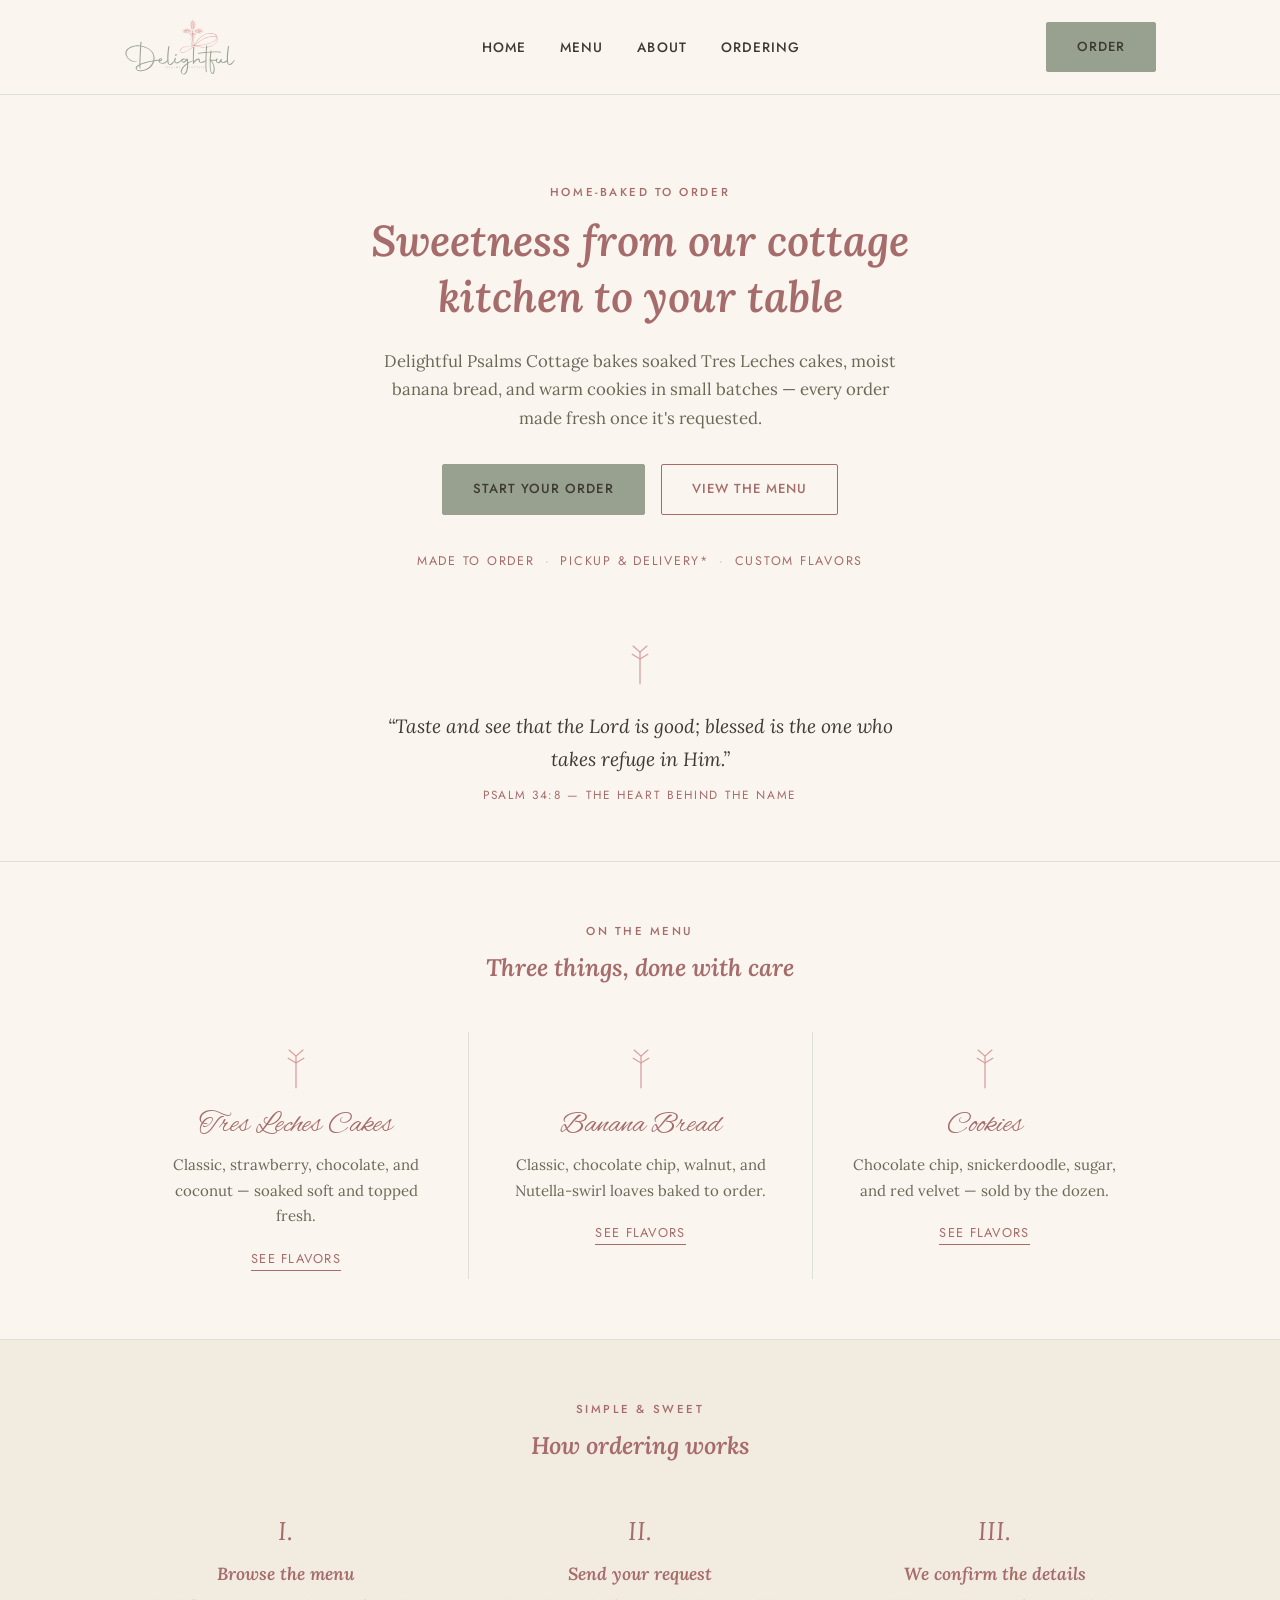
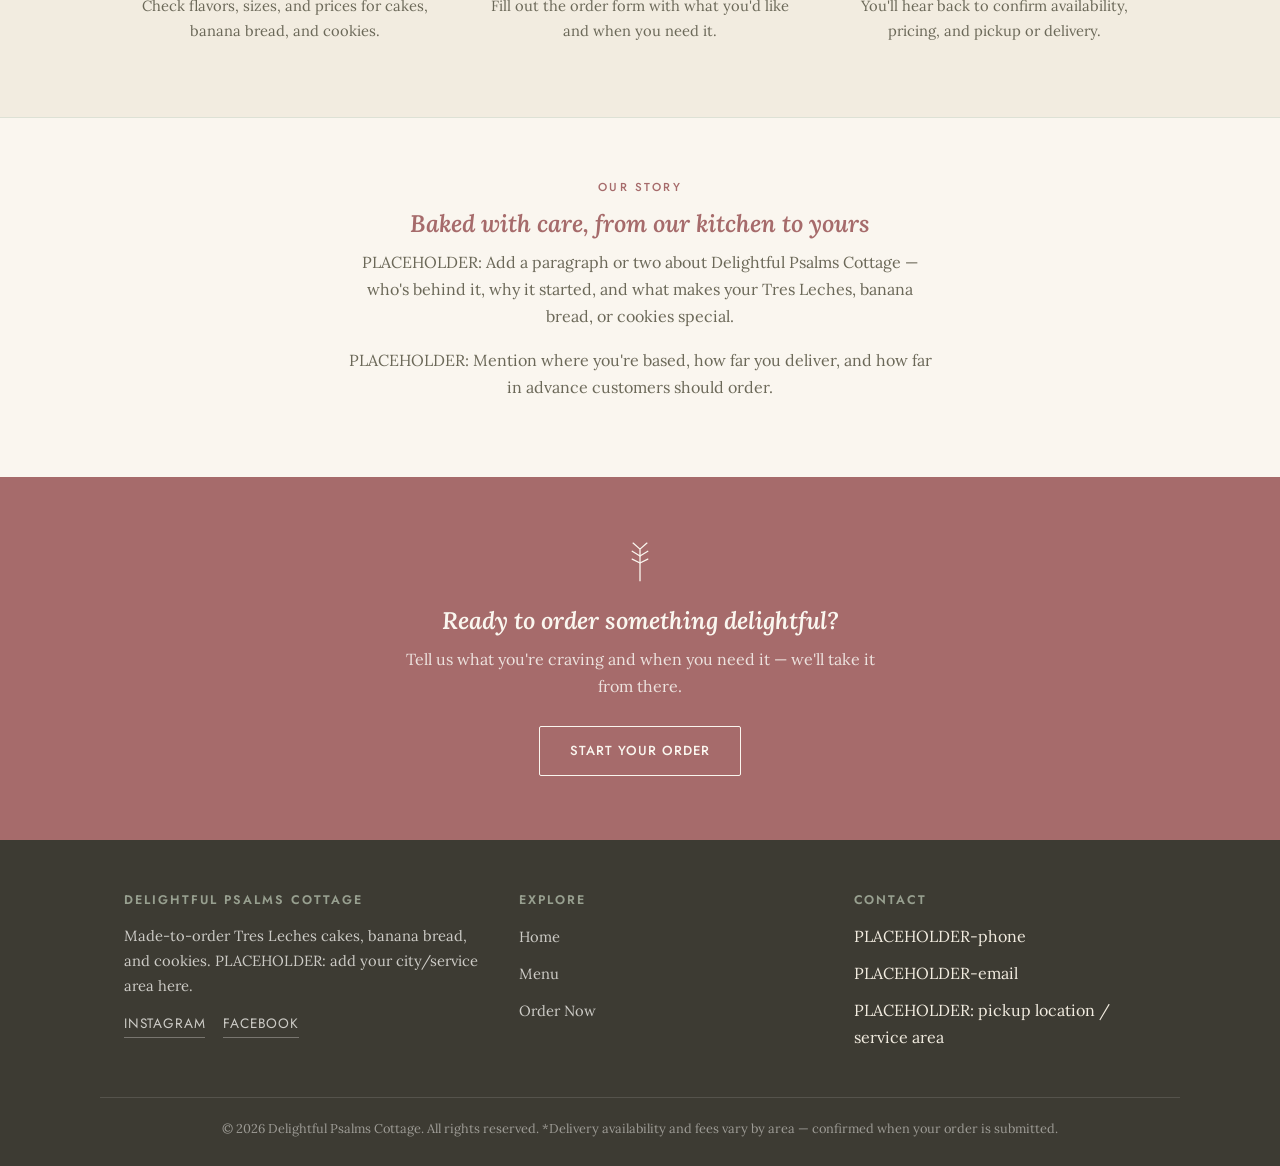
<file: index.html>
<!DOCTYPE html>
<html lang="en">
<head>
<meta charset="UTF-8">
<meta name="viewport" content="width=device-width, initial-scale=1.0">
<title>Delightful Psalms Cottage — Tres Leches, Banana Bread &amp; Cookies</title>
<meta name="description" content="Delightful Psalms Cottage bakes made-to-order Tres Leches cakes, banana bread, and cookies. Browse the menu and send an order request for pickup or delivery.">
<link rel="canonical" href="https://PLACEHOLDER-your-domain.com/">

<meta property="og:type" content="website">
<meta property="og:site_name" content="Delightful Psalms Cottage">
<meta property="og:title" content="Delightful Psalms Cottage — Tres Leches, Banana Bread & Cookies">
<meta property="og:description" content="Made-to-order Tres Leches cakes, banana bread, and cookies, baked from a home cottage kitchen.">
<meta property="og:url" content="https://PLACEHOLDER-your-domain.com/">

<link rel="preconnect" href="https://fonts.googleapis.com">
<link rel="preconnect" href="https://fonts.gstatic.com" crossorigin>
<link href="https://fonts.googleapis.com/css2?family=Alex+Brush&family=Lora:ital,wght@0,500;0,600;1,500;1,600&family=Jost:wght@400;500;600&display=swap" rel="stylesheet">
<link rel="stylesheet" href="styles.css">
<link rel="icon" type="image/svg+xml" href="favicon.svg">
<link rel="icon" type="image/png" href="favicon.png">
<link rel="apple-touch-icon" href="apple-touch-icon.png">

<script type="application/ld+json">
{
  "@context": "https://schema.org",
  "@type": "Bakery",
  "name": "Delightful Psalms Cottage",
  "description": "Made-to-order Tres Leches cakes, banana bread, and cookies.",
  "url": "https://PLACEHOLDER-your-domain.com/",
  "telephone": "PLACEHOLDER-phone",
  "address": {
    "@type": "PostalAddress",
    "addressLocality": "PLACEHOLDER-city",
    "addressRegion": "PLACEHOLDER-state"
  },
  "menu": "https://PLACEHOLDER-your-domain.com/menu.html"
}
</script>
</head>
<body>

<header class="site-header">
  <nav class="nav container">
    <a href="index.html" class="logo"><img src="assets/logo.svg" alt="Delightful Psalms Cottage" class="logo-img"></a>
    <ul class="nav-links">
      <li><a href="index.html">Home</a></li>
      <li><a href="menu.html">Menu</a></li>
      <li><a href="index.html#about">About</a></li>
      <li><a href="index.html#how-it-works">Ordering</a></li>
    </ul>
    <div class="nav-cta">
      <a href="order.html" class="btn btn-fill">Order</a>
      <button class="menu-toggle" aria-label="Toggle menu" aria-expanded="false">☰</button>
    </div>
  </nav>
</header>

<main>

  <!-- Hero -->
  <section class="hero">
    <div class="container">
      <span class="eyebrow">Home-Baked to Order</span>
      <h1>Sweetness from our cottage kitchen to your table</h1>
      <p class="lede">Delightful Psalms Cottage bakes soaked Tres Leches cakes, moist banana bread, and warm cookies in small batches — every order made fresh once it's requested.</p>
      <div class="hero-actions">
        <a href="order.html" class="btn btn-fill">Start Your Order</a>
        <a href="menu.html" class="btn">View the Menu</a>
      </div>
      <div class="hero-tags">
        <span>Made to Order</span>
        <span>Pickup &amp; Delivery*</span>
        <span>Custom Flavors</span>
      </div>
    </div>
  </section>

  <!-- Verse — the meaning behind the name -->
  <section class="verse-strip">
    <div class="container">
      <div class="wheat-divider">
        <svg class="wheat" viewBox="0 0 60 100" fill="none" xmlns="http://www.w3.org/2000/svg" aria-hidden="true">
          <line x1="30" y1="18" x2="30" y2="92" stroke="currentColor" stroke-width="3"/>
          <path d="M30 18 L14 4 M30 18 L46 4" stroke="currentColor" stroke-width="3" stroke-linecap="round"/>
          <path d="M30 34 L12 23 M30 34 L48 23" stroke="currentColor" stroke-width="3" stroke-linecap="round"/>
        </svg>
      </div>
      <p class="verse">&ldquo;Taste and see that the Lord is good; blessed is the one who takes refuge in Him.&rdquo;</p>
      <cite>Psalm 34:8 — the heart behind the name</cite>
    </div>
  </section>

  <hr class="rule">

  <!-- Menu preview -->
  <section id="menu-preview">
    <div class="container">
      <div class="section-heading">
        <span class="eyebrow">On the Menu</span>
        <h2>Three things, done with care</h2>
      </div>
      <div class="menu-grid">
        <a href="menu.html#tres-leches" class="menu-teaser">
          <div class="wheat-divider">
            <svg class="wheat" viewBox="0 0 60 100" fill="none" xmlns="http://www.w3.org/2000/svg" aria-hidden="true">
              <line x1="30" y1="18" x2="30" y2="92" stroke="currentColor" stroke-width="3"/>
              <path d="M30 18 L14 4 M30 18 L46 4" stroke="currentColor" stroke-width="3" stroke-linecap="round"/>
              <path d="M30 34 L12 23 M30 34 L48 23" stroke="currentColor" stroke-width="3" stroke-linecap="round"/>
            </svg>
          </div>
          <h3 class="script-heading">Tres Leches Cakes</h3>
          <p>Classic, strawberry, chocolate, and coconut — soaked soft and topped fresh.</p>
          <span class="card-link">See Flavors</span>
        </a>
        <a href="menu.html#banana-bread" class="menu-teaser">
          <div class="wheat-divider">
            <svg class="wheat" viewBox="0 0 60 100" fill="none" xmlns="http://www.w3.org/2000/svg" aria-hidden="true">
              <line x1="30" y1="18" x2="30" y2="92" stroke="currentColor" stroke-width="3"/>
              <path d="M30 18 L14 4 M30 18 L46 4" stroke="currentColor" stroke-width="3" stroke-linecap="round"/>
              <path d="M30 34 L12 23 M30 34 L48 23" stroke="currentColor" stroke-width="3" stroke-linecap="round"/>
            </svg>
          </div>
          <h3 class="script-heading">Banana Bread</h3>
          <p>Classic, chocolate chip, walnut, and Nutella-swirl loaves baked to order.</p>
          <span class="card-link">See Flavors</span>
        </a>
        <a href="menu.html#cookies" class="menu-teaser">
          <div class="wheat-divider">
            <svg class="wheat" viewBox="0 0 60 100" fill="none" xmlns="http://www.w3.org/2000/svg" aria-hidden="true">
              <line x1="30" y1="18" x2="30" y2="92" stroke="currentColor" stroke-width="3"/>
              <path d="M30 18 L14 4 M30 18 L46 4" stroke="currentColor" stroke-width="3" stroke-linecap="round"/>
              <path d="M30 34 L12 23 M30 34 L48 23" stroke="currentColor" stroke-width="3" stroke-linecap="round"/>
            </svg>
          </div>
          <h3 class="script-heading">Cookies</h3>
          <p>Chocolate chip, snickerdoodle, sugar, and red velvet — sold by the dozen.</p>
          <span class="card-link">See Flavors</span>
        </a>
      </div>
    </div>
  </section>

  <!-- How ordering works -->
  <section id="how-it-works" class="section-alt">
    <div class="container">
      <div class="section-heading">
        <span class="eyebrow">Simple &amp; Sweet</span>
        <h2>How ordering works</h2>
      </div>
      <div class="steps">
        <div class="step">
          <div class="step-number">I.</div>
          <h4>Browse the menu</h4>
          <p>Check flavors, sizes, and prices for cakes, banana bread, and cookies.</p>
        </div>
        <div class="step">
          <div class="step-number">II.</div>
          <h4>Send your request</h4>
          <p>Fill out the order form with what you'd like and when you need it.</p>
        </div>
        <div class="step">
          <div class="step-number">III.</div>
          <h4>We confirm the details</h4>
          <p>You'll hear back to confirm availability, pricing, and pickup or delivery.</p>
        </div>
      </div>
    </div>
  </section>

  <!-- About -->
  <section id="about">
    <div class="container about">
      <span class="eyebrow">Our Story</span>
      <h2>Baked with care, from our kitchen to yours</h2>
      <p>PLACEHOLDER: Add a paragraph or two about Delightful Psalms Cottage — who's behind it, why it started, and what makes your Tres Leches, banana bread, or cookies special.</p>
      <p>PLACEHOLDER: Mention where you're based, how far you deliver, and how far in advance customers should order.</p>
    </div>
  </section>

</main>

<div class="cta-band">
  <svg class="wheat" viewBox="0 0 60 100" fill="none" xmlns="http://www.w3.org/2000/svg" aria-hidden="true" style="margin:0 auto 20px;">
    <line x1="30" y1="18" x2="30" y2="92" stroke="currentColor" stroke-width="3"/>
    <path d="M30 18 L14 4 M30 18 L46 4" stroke="currentColor" stroke-width="3" stroke-linecap="round"/>
    <path d="M30 34 L12 23 M30 34 L48 23" stroke="currentColor" stroke-width="3" stroke-linecap="round"/>
    <path d="M30 50 L12 41 M30 50 L48 41" stroke="currentColor" stroke-width="3" stroke-linecap="round"/>
  </svg>
  <h2>Ready to order something delightful?</h2>
  <p>Tell us what you're craving and when you need it — we'll take it from there.</p>
  <a href="order.html" class="btn">Start Your Order</a>
</div>

<footer class="site-footer">
  <div class="container footer-grid">
    <div>
      <h4 class="footer-brand">Delightful Psalms Cottage</h4>
      <p>Made-to-order Tres Leches cakes, banana bread, and cookies. PLACEHOLDER: add your city/service area here.</p>
      <div class="social-row">
        <a href="https://www.instagram.com/delightfulpsalmscottage/">Instagram</a>
        <a href="https://facebook.com/PLACEHOLDER">Facebook</a>
      </div>
    </div>
    <div>
      <h4>Explore</h4>
      <ul>
        <li><a href="index.html">Home</a></li>
        <li><a href="menu.html">Menu</a></li>
        <li><a href="order.html">Order Now</a></li>
      </ul>
    </div>
    <div>
      <h4>Contact</h4>
      <ul>
        <li>PLACEHOLDER-phone</li>
        <li>PLACEHOLDER-email</li>
        <li>PLACEHOLDER: pickup location / service area</li>
      </ul>
    </div>
  </div>
  <div class="container footer-bottom">
    &copy; <span id="year"></span> Delightful Psalms Cottage. All rights reserved. *Delivery availability and fees vary by area — confirmed when your order is submitted.
  </div>
</footer>

<script src="script.js"></script>
<script>document.getElementById('year').textContent = new Date().getFullYear();</script>
</body>
</html>
</file>
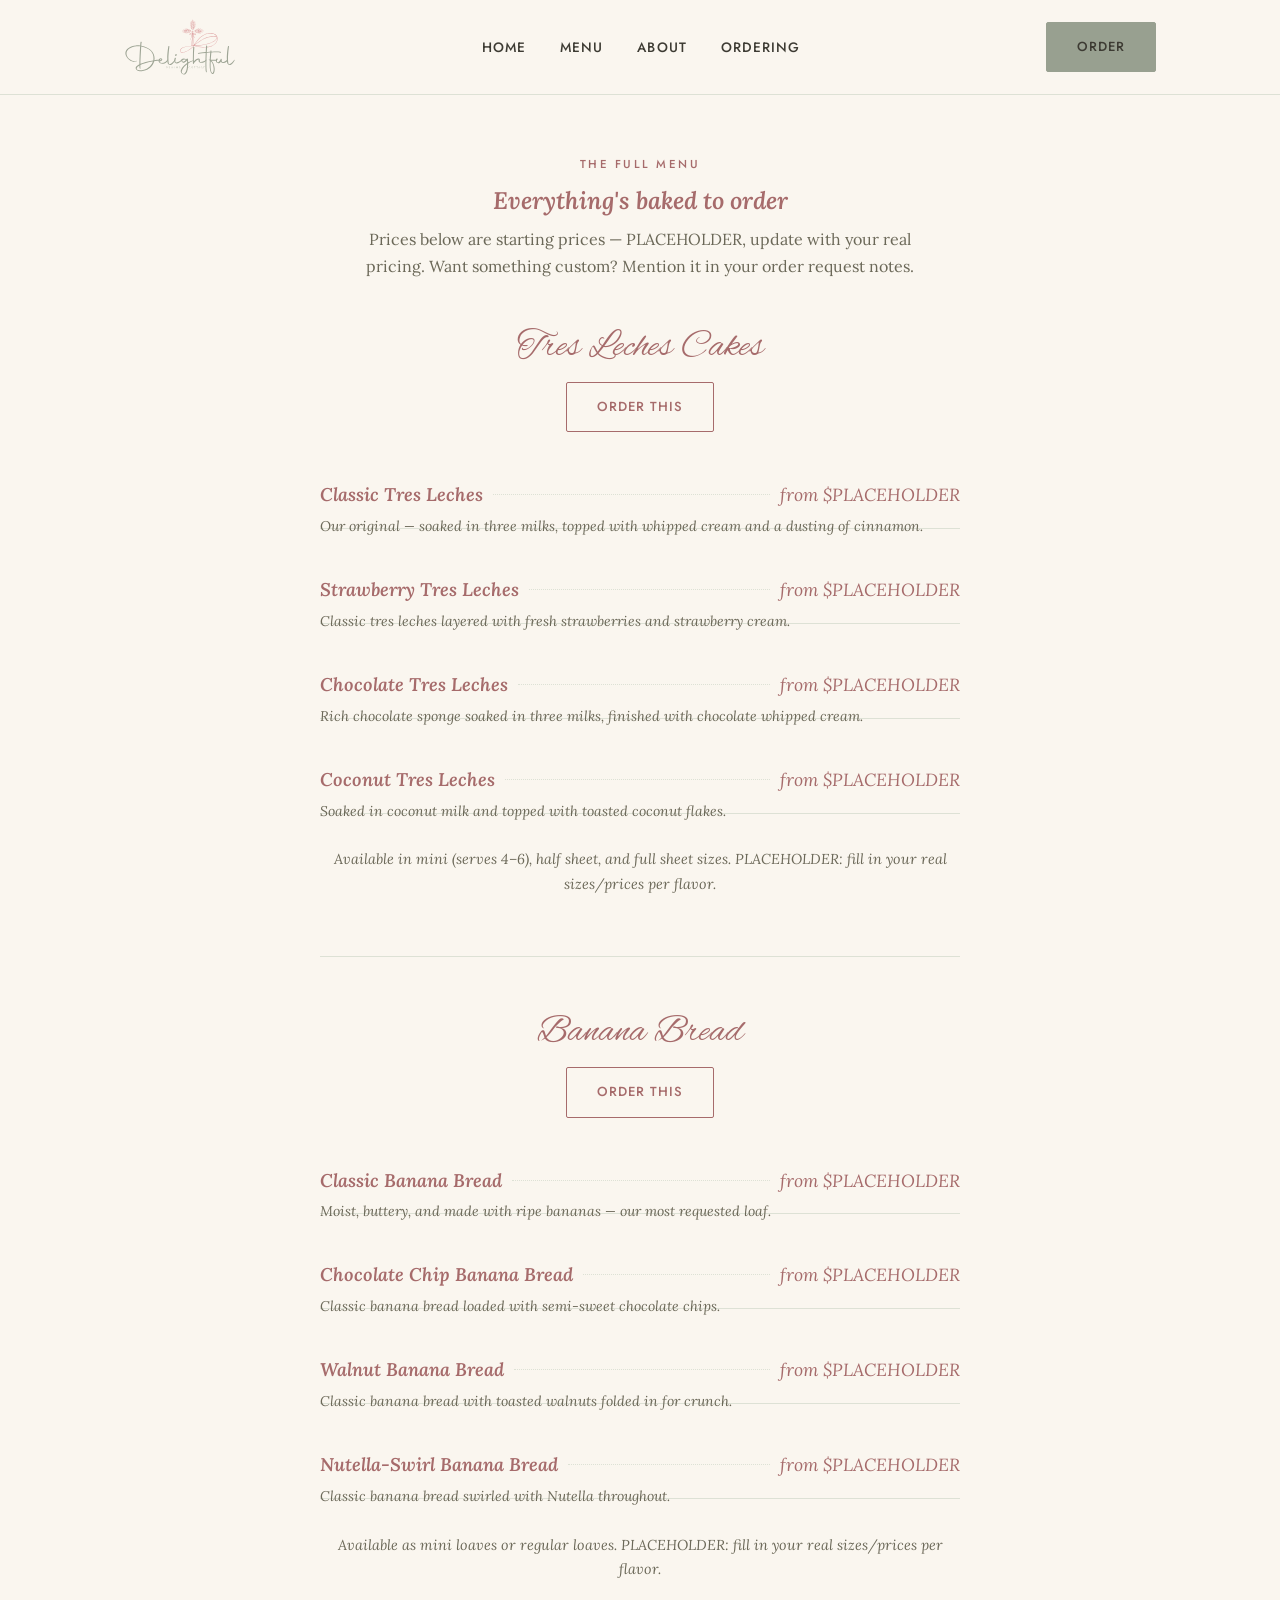
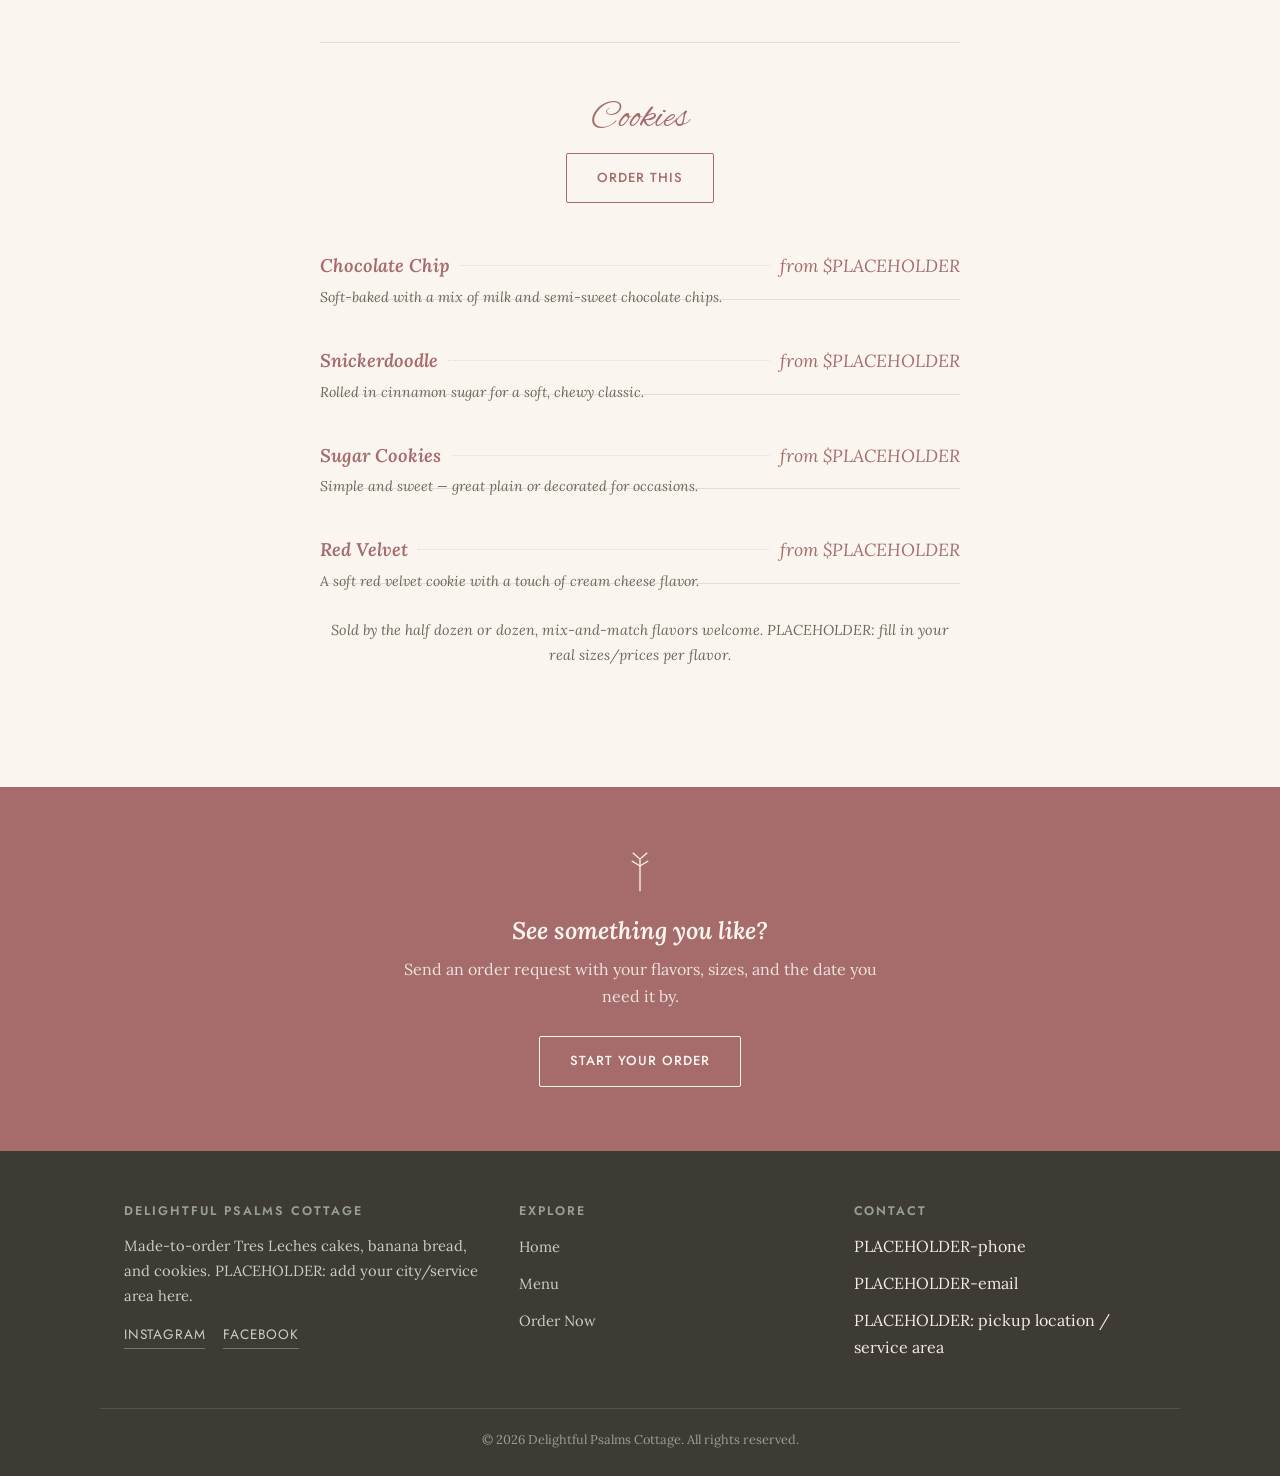
<file: menu.html>
<!DOCTYPE html>
<html lang="en">
<head>
<meta charset="UTF-8">
<meta name="viewport" content="width=device-width, initial-scale=1.0">
<title>Menu — Delightful Psalms Cottage</title>
<meta name="description" content="Browse Tres Leches cake flavors and sizes, banana bread loaves, and cookie dozens from Delightful Psalms Cottage — then send an order request.">
<link rel="canonical" href="https://PLACEHOLDER-your-domain.com/menu.html">
<link rel="preconnect" href="https://fonts.googleapis.com">
<link rel="preconnect" href="https://fonts.gstatic.com" crossorigin>
<link href="https://fonts.googleapis.com/css2?family=Alex+Brush&family=Lora:ital,wght@0,500;0,600;1,500;1,600&family=Jost:wght@400;500;600&display=swap" rel="stylesheet">
<link rel="stylesheet" href="styles.css">
<link rel="icon" type="image/svg+xml" href="favicon.svg">
<link rel="icon" type="image/png" href="favicon.png">
<link rel="apple-touch-icon" href="apple-touch-icon.png">
</head>
<body>

<header class="site-header">
  <nav class="nav container">
    <a href="index.html" class="logo"><img src="assets/logo.svg" alt="Delightful Psalms Cottage" class="logo-img"></a>
    <ul class="nav-links">
      <li><a href="index.html">Home</a></li>
      <li><a href="menu.html">Menu</a></li>
      <li><a href="index.html#about">About</a></li>
      <li><a href="index.html#how-it-works">Ordering</a></li>
    </ul>
    <div class="nav-cta">
      <a href="order.html" class="btn btn-fill">Order</a>
      <button class="menu-toggle" aria-label="Toggle menu" aria-expanded="false">☰</button>
    </div>
  </nav>
</header>

<main>
  <section>
    <div class="container">
      <div class="section-heading">
        <span class="eyebrow">The Full Menu</span>
        <h1>Everything's baked to order</h1>
        <p>Prices below are starting prices — PLACEHOLDER, update with your real pricing. Want something custom? Mention it in your order request notes.</p>
      </div>

      <!-- Tres Leches Cakes -->
      <div id="tres-leches" class="menu-section">
        <div class="menu-section-head">
          <h2 class="script-heading">Tres Leches Cakes</h2>
        </div>
        <div class="menu-section-order">
          <a href="order.html?item=Tres%20Leches%20Cakes" class="btn">Order This</a>
        </div>
        <div class="menu-list">
          <div class="menu-line">
            <div class="name-wrap"><h4>Classic Tres Leches</h4></div>
            <div class="leader"></div>
            <div class="price">from $PLACEHOLDER</div>
          </div>
          <div class="menu-line-desc">Our original — soaked in three milks, topped with whipped cream and a dusting of cinnamon.</div>

          <div class="menu-line">
            <div class="name-wrap"><h4>Strawberry Tres Leches</h4></div>
            <div class="leader"></div>
            <div class="price">from $PLACEHOLDER</div>
          </div>
          <div class="menu-line-desc">Classic tres leches layered with fresh strawberries and strawberry cream.</div>

          <div class="menu-line">
            <div class="name-wrap"><h4>Chocolate Tres Leches</h4></div>
            <div class="leader"></div>
            <div class="price">from $PLACEHOLDER</div>
          </div>
          <div class="menu-line-desc">Rich chocolate sponge soaked in three milks, finished with chocolate whipped cream.</div>

          <div class="menu-line">
            <div class="name-wrap"><h4>Coconut Tres Leches</h4></div>
            <div class="leader"></div>
            <div class="price">from $PLACEHOLDER</div>
          </div>
          <div class="menu-line-desc">Soaked in coconut milk and topped with toasted coconut flakes.</div>
        </div>
        <p class="menu-note">Available in mini (serves 4–6), half sheet, and full sheet sizes. PLACEHOLDER: fill in your real sizes/prices per flavor.</p>
      </div>

      <hr class="rule" style="max-width:640px;margin:0 auto 56px;">

      <!-- Banana Bread -->
      <div id="banana-bread" class="menu-section">
        <div class="menu-section-head">
          <h2 class="script-heading">Banana Bread</h2>
        </div>
        <div class="menu-section-order">
          <a href="order.html?item=Banana%20Bread" class="btn">Order This</a>
        </div>
        <div class="menu-list">
          <div class="menu-line">
            <div class="name-wrap"><h4>Classic Banana Bread</h4></div>
            <div class="leader"></div>
            <div class="price">from $PLACEHOLDER</div>
          </div>
          <div class="menu-line-desc">Moist, buttery, and made with ripe bananas — our most requested loaf.</div>

          <div class="menu-line">
            <div class="name-wrap"><h4>Chocolate Chip Banana Bread</h4></div>
            <div class="leader"></div>
            <div class="price">from $PLACEHOLDER</div>
          </div>
          <div class="menu-line-desc">Classic banana bread loaded with semi-sweet chocolate chips.</div>

          <div class="menu-line">
            <div class="name-wrap"><h4>Walnut Banana Bread</h4></div>
            <div class="leader"></div>
            <div class="price">from $PLACEHOLDER</div>
          </div>
          <div class="menu-line-desc">Classic banana bread with toasted walnuts folded in for crunch.</div>

          <div class="menu-line">
            <div class="name-wrap"><h4>Nutella-Swirl Banana Bread</h4></div>
            <div class="leader"></div>
            <div class="price">from $PLACEHOLDER</div>
          </div>
          <div class="menu-line-desc">Classic banana bread swirled with Nutella throughout.</div>
        </div>
        <p class="menu-note">Available as mini loaves or regular loaves. PLACEHOLDER: fill in your real sizes/prices per flavor.</p>
      </div>

      <hr class="rule" style="max-width:640px;margin:0 auto 56px;">

      <!-- Cookies -->
      <div id="cookies" class="menu-section">
        <div class="menu-section-head">
          <h2 class="script-heading">Cookies</h2>
        </div>
        <div class="menu-section-order">
          <a href="order.html?item=Cookies" class="btn">Order This</a>
        </div>
        <div class="menu-list">
          <div class="menu-line">
            <div class="name-wrap"><h4>Chocolate Chip</h4></div>
            <div class="leader"></div>
            <div class="price">from $PLACEHOLDER</div>
          </div>
          <div class="menu-line-desc">Soft-baked with a mix of milk and semi-sweet chocolate chips.</div>

          <div class="menu-line">
            <div class="name-wrap"><h4>Snickerdoodle</h4></div>
            <div class="leader"></div>
            <div class="price">from $PLACEHOLDER</div>
          </div>
          <div class="menu-line-desc">Rolled in cinnamon sugar for a soft, chewy classic.</div>

          <div class="menu-line">
            <div class="name-wrap"><h4>Sugar Cookies</h4></div>
            <div class="leader"></div>
            <div class="price">from $PLACEHOLDER</div>
          </div>
          <div class="menu-line-desc">Simple and sweet — great plain or decorated for occasions.</div>

          <div class="menu-line">
            <div class="name-wrap"><h4>Red Velvet</h4></div>
            <div class="leader"></div>
            <div class="price">from $PLACEHOLDER</div>
          </div>
          <div class="menu-line-desc">A soft red velvet cookie with a touch of cream cheese flavor.</div>
        </div>
        <p class="menu-note">Sold by the half dozen or dozen, mix-and-match flavors welcome. PLACEHOLDER: fill in your real sizes/prices per flavor.</p>
      </div>
    </div>
  </section>
</main>

<div class="cta-band">
  <svg class="wheat" viewBox="0 0 60 100" fill="none" xmlns="http://www.w3.org/2000/svg" aria-hidden="true" style="margin:0 auto 20px;">
    <line x1="30" y1="18" x2="30" y2="92" stroke="currentColor" stroke-width="3"/>
    <path d="M30 18 L14 4 M30 18 L46 4" stroke="currentColor" stroke-width="3" stroke-linecap="round"/>
    <path d="M30 34 L12 23 M30 34 L48 23" stroke="currentColor" stroke-width="3" stroke-linecap="round"/>
  </svg>
  <h2>See something you like?</h2>
  <p>Send an order request with your flavors, sizes, and the date you need it by.</p>
  <a href="order.html" class="btn">Start Your Order</a>
</div>

<footer class="site-footer">
  <div class="container footer-grid">
    <div>
      <h4 class="footer-brand">Delightful Psalms Cottage</h4>
      <p>Made-to-order Tres Leches cakes, banana bread, and cookies. PLACEHOLDER: add your city/service area here.</p>
      <div class="social-row">
        <a href="https://www.instagram.com/delightfulpsalmscottage/">Instagram</a>
        <a href="https://facebook.com/PLACEHOLDER">Facebook</a>
      </div>
    </div>
    <div>
      <h4>Explore</h4>
      <ul>
        <li><a href="index.html">Home</a></li>
        <li><a href="menu.html">Menu</a></li>
        <li><a href="order.html">Order Now</a></li>
      </ul>
    </div>
    <div>
      <h4>Contact</h4>
      <ul>
        <li>PLACEHOLDER-phone</li>
        <li>PLACEHOLDER-email</li>
        <li>PLACEHOLDER: pickup location / service area</li>
      </ul>
    </div>
  </div>
  <div class="container footer-bottom">
    &copy; <span id="year"></span> Delightful Psalms Cottage. All rights reserved.
  </div>
</footer>

<script src="script.js"></script>
<script>document.getElementById('year').textContent = new Date().getFullYear();</script>
</body>
</html>
</file>
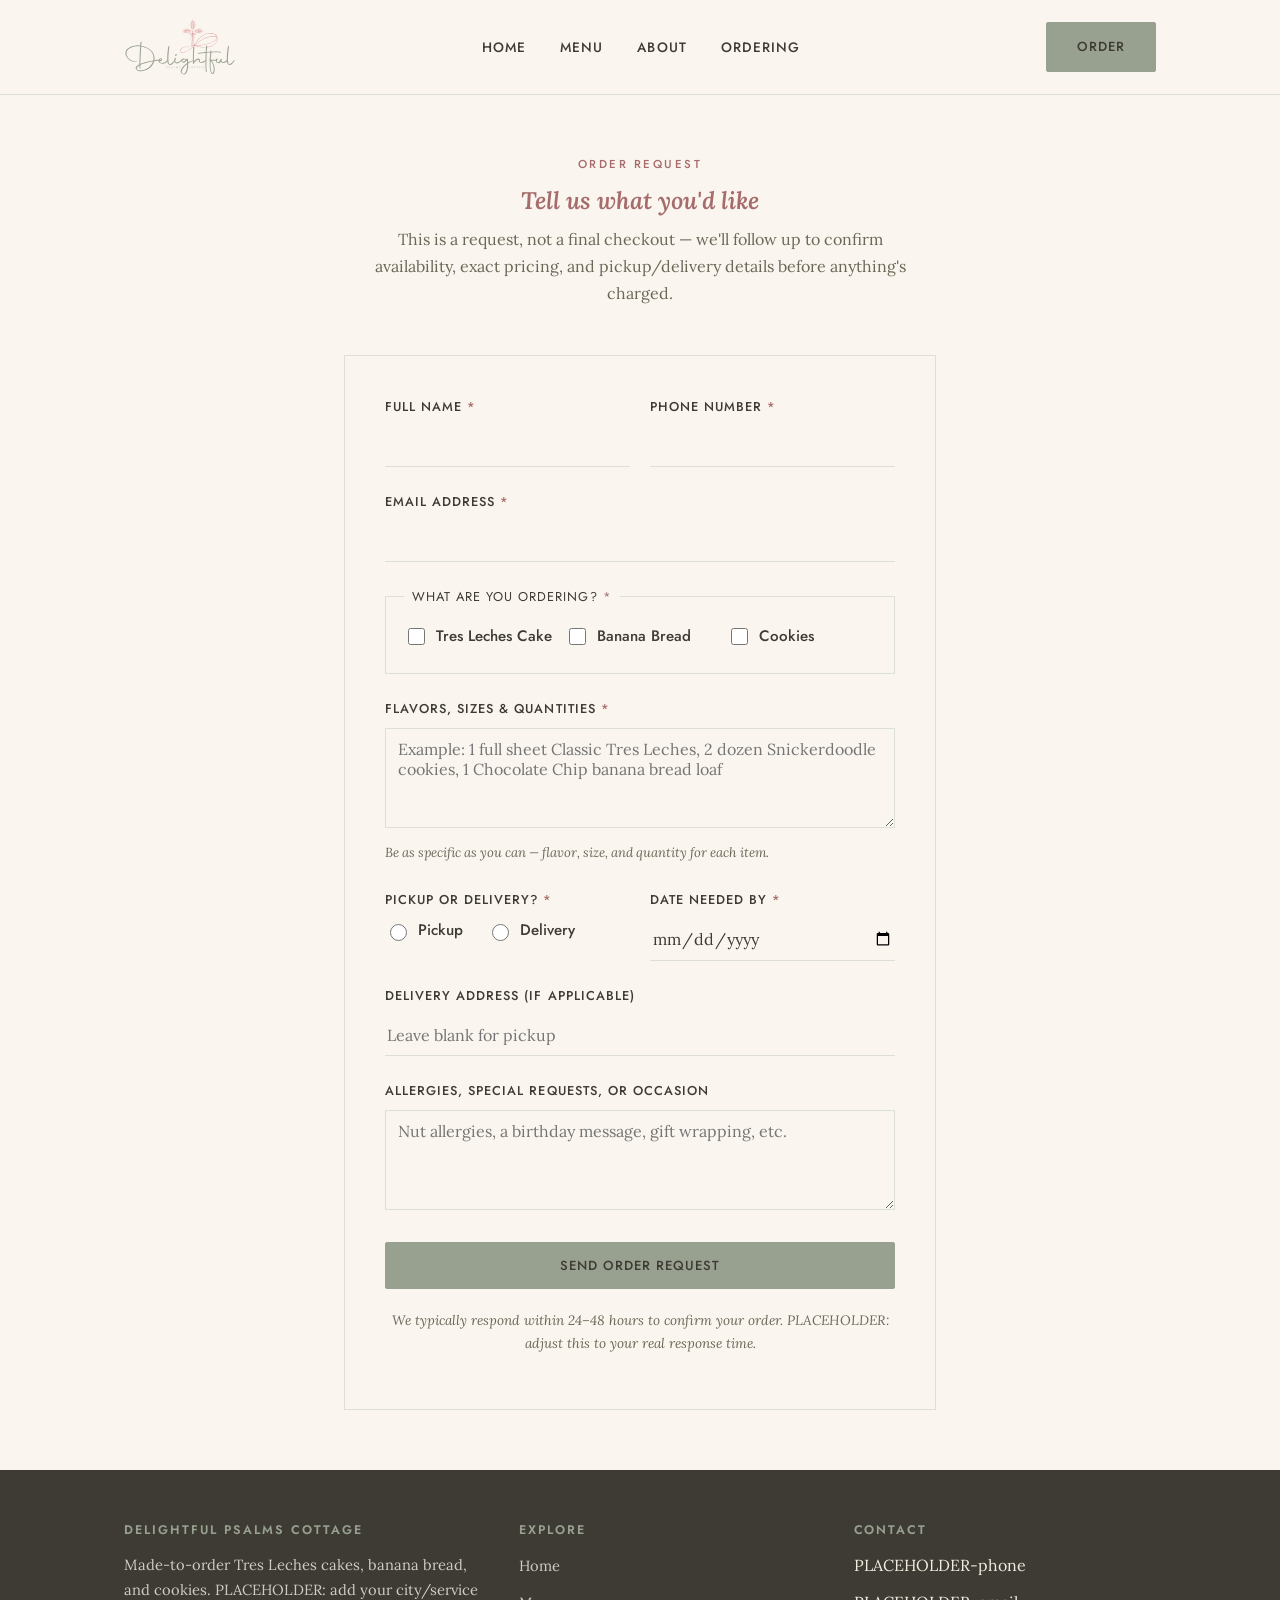
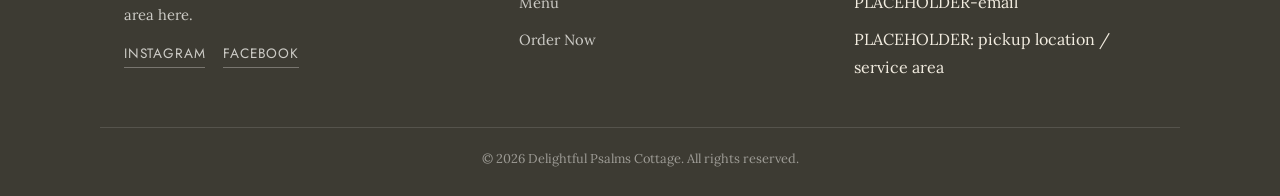
<file: order.html>
<!DOCTYPE html>
<html lang="en">
<head>
<meta charset="UTF-8">
<meta name="viewport" content="width=device-width, initial-scale=1.0">
<title>Order Now — Delightful Psalms Cottage</title>
<meta name="description" content="Send an order request to Delightful Psalms Cottage for Tres Leches cake, banana bread, or cookies — pickup or delivery.">
<link rel="canonical" href="https://PLACEHOLDER-your-domain.com/order.html">
<link rel="preconnect" href="https://fonts.googleapis.com">
<link rel="preconnect" href="https://fonts.gstatic.com" crossorigin>
<link href="https://fonts.googleapis.com/css2?family=Alex+Brush&family=Lora:ital,wght@0,500;0,600;1,500;1,600&family=Jost:wght@400;500;600&display=swap" rel="stylesheet">
<link rel="stylesheet" href="styles.css">
<link rel="icon" type="image/svg+xml" href="favicon.svg">
<link rel="icon" type="image/png" href="favicon.png">
<link rel="apple-touch-icon" href="apple-touch-icon.png">
</head>
<body>

<header class="site-header">
  <nav class="nav container">
    <a href="index.html" class="logo"><img src="assets/logo.svg" alt="Delightful Psalms Cottage" class="logo-img"></a>
    <ul class="nav-links">
      <li><a href="index.html">Home</a></li>
      <li><a href="menu.html">Menu</a></li>
      <li><a href="index.html#about">About</a></li>
      <li><a href="index.html#how-it-works">Ordering</a></li>
    </ul>
    <div class="nav-cta">
      <a href="order.html" class="btn btn-fill">Order</a>
      <button class="menu-toggle" aria-label="Toggle menu" aria-expanded="false">☰</button>
    </div>
  </nav>
</header>

<main>
  <section>
    <div class="container order-wrap">
      <div class="section-heading">
        <span class="eyebrow">Order Request</span>
        <h1>Tell us what you'd like</h1>
        <p>This is a request, not a final checkout — we'll follow up to confirm availability, exact pricing, and pickup/delivery details before anything's charged.</p>
      </div>

      <div class="form-card">
        <form name="order-request" method="POST" data-netlify="true" netlify-honeypot="bot-field" action="thank-you.html">
          <input type="hidden" name="form-name" value="order-request">
          <p class="hp-field">
            <label>Don't fill this out if you're human: <input name="bot-field"></label>
          </p>

          <div class="form-row">
            <div class="form-group">
              <label for="name">Full Name <span class="required">*</span></label>
              <input type="text" id="name" name="name" required>
            </div>
            <div class="form-group">
              <label for="phone">Phone Number <span class="required">*</span></label>
              <input type="tel" id="phone" name="phone" required>
            </div>
          </div>

          <div class="form-group">
            <label for="email">Email Address <span class="required">*</span></label>
            <input type="email" id="email" name="email" required>
          </div>

          <div class="form-group">
            <fieldset>
              <legend>What are you ordering? <span class="required">*</span></legend>
              <div class="checkbox-grid">
                <label class="checkbox-item">
                  <input type="checkbox" name="items[]" value="Tres Leches Cakes"> Tres Leches Cake
                </label>
                <label class="checkbox-item">
                  <input type="checkbox" name="items[]" value="Banana Bread"> Banana Bread
                </label>
                <label class="checkbox-item">
                  <input type="checkbox" name="items[]" value="Cookies"> Cookies
                </label>
              </div>
            </fieldset>
          </div>

          <div class="form-group">
            <label for="order-details">Flavors, Sizes &amp; Quantities <span class="required">*</span></label>
            <textarea id="order-details" name="order-details" required placeholder="Example: 1 full sheet Classic Tres Leches, 2 dozen Snickerdoodle cookies, 1 Chocolate Chip banana bread loaf"></textarea>
            <p class="hint">Be as specific as you can — flavor, size, and quantity for each item.</p>
          </div>

          <div class="form-row">
            <div class="form-group">
              <label>Pickup or Delivery? <span class="required">*</span></label>
              <div class="radio-row">
                <label><input type="radio" name="fulfillment" value="Pickup" required> Pickup</label>
                <label><input type="radio" name="fulfillment" value="Delivery" required> Delivery</label>
              </div>
            </div>
            <div class="form-group">
              <label for="needed-by">Date Needed By <span class="required">*</span></label>
              <input type="date" id="needed-by" name="needed-by" required>
            </div>
          </div>

          <div class="form-group">
            <label for="address">Delivery Address (if applicable)</label>
            <input type="text" id="address" name="address" placeholder="Leave blank for pickup">
          </div>

          <div class="form-group">
            <label for="notes">Allergies, Special Requests, or Occasion</label>
            <textarea id="notes" name="notes" placeholder="Nut allergies, a birthday message, gift wrapping, etc."></textarea>
          </div>

          <button type="submit" class="btn btn-fill btn-block">Send Order Request</button>
          <p class="form-footer-note">We typically respond within 24–48 hours to confirm your order. PLACEHOLDER: adjust this to your real response time.</p>
        </form>
      </div>
    </div>
  </section>
</main>

<footer class="site-footer">
  <div class="container footer-grid">
    <div>
      <h4 class="footer-brand">Delightful Psalms Cottage</h4>
      <p>Made-to-order Tres Leches cakes, banana bread, and cookies. PLACEHOLDER: add your city/service area here.</p>
      <div class="social-row">
        <a href="https://www.instagram.com/delightfulpsalmscottage/">Instagram</a>
        <a href="https://facebook.com/PLACEHOLDER">Facebook</a>
      </div>
    </div>
    <div>
      <h4>Explore</h4>
      <ul>
        <li><a href="index.html">Home</a></li>
        <li><a href="menu.html">Menu</a></li>
        <li><a href="order.html">Order Now</a></li>
      </ul>
    </div>
    <div>
      <h4>Contact</h4>
      <ul>
        <li>PLACEHOLDER-phone</li>
        <li>PLACEHOLDER-email</li>
        <li>PLACEHOLDER: pickup location / service area</li>
      </ul>
    </div>
  </div>
  <div class="container footer-bottom">
    &copy; <span id="year"></span> Delightful Psalms Cottage. All rights reserved.
  </div>
</footer>

<script src="script.js"></script>
<script>document.getElementById('year').textContent = new Date().getFullYear();</script>
</body>
</html>
</file>
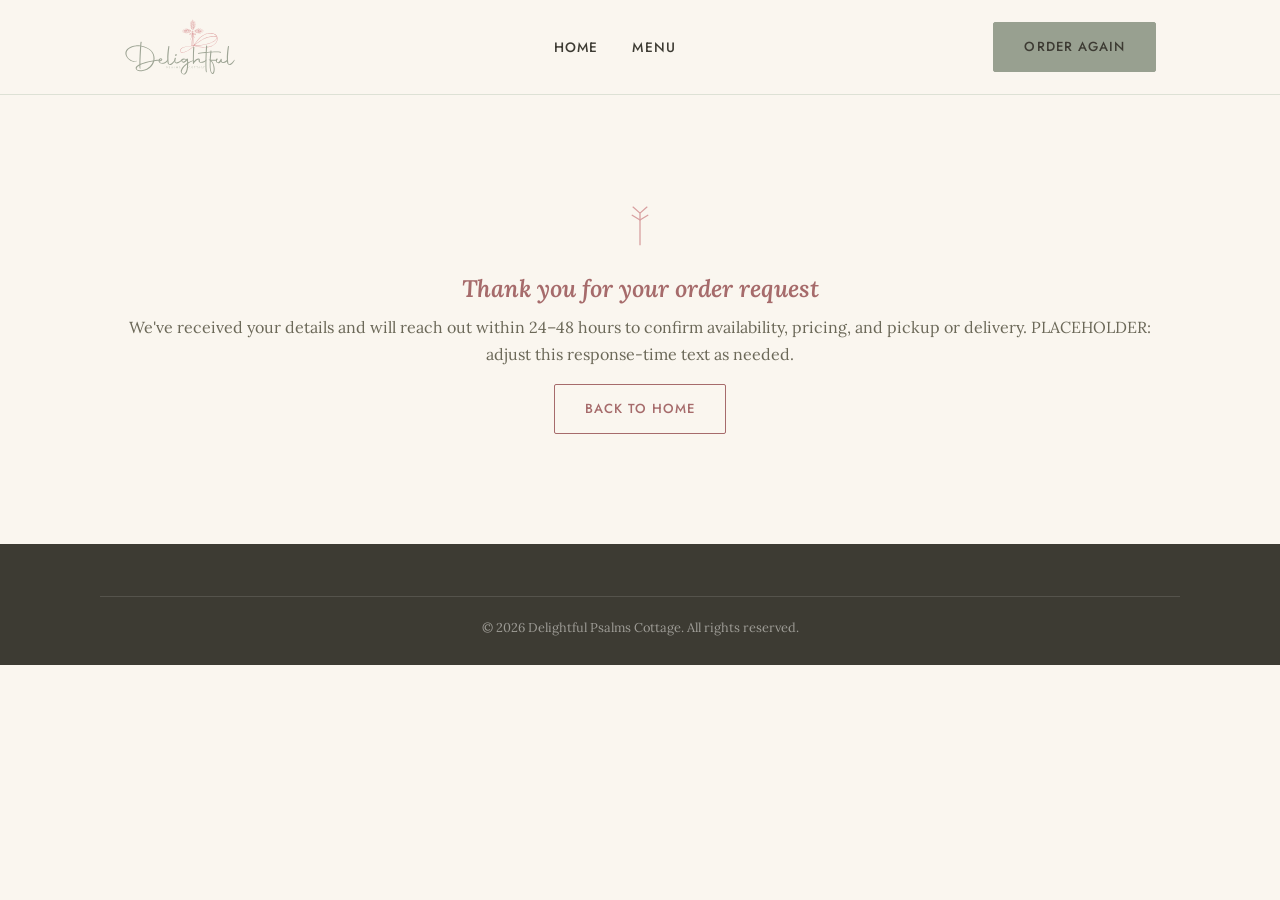
<file: thank-you.html>
<!DOCTYPE html>
<html lang="en">
<head>
<meta charset="UTF-8">
<meta name="viewport" content="width=device-width, initial-scale=1.0">
<title>Order Received — Delightful Psalms Cottage</title>
<meta name="robots" content="noindex">
<link rel="preconnect" href="https://fonts.googleapis.com">
<link rel="preconnect" href="https://fonts.gstatic.com" crossorigin>
<link href="https://fonts.googleapis.com/css2?family=Alex+Brush&family=Lora:ital,wght@0,500;0,600;1,500;1,600&family=Jost:wght@400;500;600&display=swap" rel="stylesheet">
<link rel="stylesheet" href="styles.css">
<link rel="icon" type="image/svg+xml" href="favicon.svg">
<link rel="icon" type="image/png" href="favicon.png">
<link rel="apple-touch-icon" href="apple-touch-icon.png">
</head>
<body>

<header class="site-header">
  <nav class="nav container">
    <a href="index.html" class="logo"><img src="assets/logo.svg" alt="Delightful Psalms Cottage" class="logo-img"></a>
    <ul class="nav-links">
      <li><a href="index.html">Home</a></li>
      <li><a href="menu.html">Menu</a></li>
    </ul>
    <div class="nav-cta">
      <a href="order.html" class="btn btn-fill">Order Again</a>
    </div>
  </nav>
</header>

<main>
  <section class="thankyou">
    <div class="container">
      <svg class="wheat" viewBox="0 0 60 100" fill="none" xmlns="http://www.w3.org/2000/svg" aria-hidden="true" style="margin:0 auto 24px;">
        <line x1="30" y1="18" x2="30" y2="92" stroke="currentColor" stroke-width="3"/>
        <path d="M30 18 L14 4 M30 18 L46 4" stroke="currentColor" stroke-width="3" stroke-linecap="round"/>
        <path d="M30 34 L12 23 M30 34 L48 23" stroke="currentColor" stroke-width="3" stroke-linecap="round"/>
      </svg>
      <h1>Thank you for your order request</h1>
      <p>We've received your details and will reach out within 24–48 hours to confirm availability, pricing, and pickup or delivery. PLACEHOLDER: adjust this response-time text as needed.</p>
      <a href="index.html" class="btn">Back to Home</a>
    </div>
  </section>
</main>

<footer class="site-footer">
  <div class="container footer-bottom">
    &copy; <span id="year"></span> Delightful Psalms Cottage. All rights reserved.
  </div>
</footer>

<script>document.getElementById('year').textContent = new Date().getFullYear();</script>
</body>
</html>
</file>
<file: styles.css>
/* ============================================
   Delightful Psalms Cottage — site styles
   Palette + type pulled from the brand mark:
   sage green + dusty rose, script + thin caps.
   ============================================ */

:root {
  /* Exact values from the Delightful Psalms Cottage brand board */
  --sage: #98a090;       /* wordmark, primary buttons, icons */
  --rose: #d8a0a0;       /* wheat mark, accents, highlights */
  --sage-deep: #5b6350;  /* used sparingly — hover state on sage buttons */
  --rose-deep: #a66b6b;  /* headlines, labels, prices, CTA text/backgrounds — the dominant accent, per request */
  --ivory: #faf6ef;      /* linen cream — backgrounds, never pure white */
  --ink: #3d3b33;        /* body copy — never pure black */

  --ivory-deep: #f2ece0;
  --sage-line: #dde1d5;
  --ink-soft: #6b6858;
  --max-width: 1080px;
}

* {
  box-sizing: border-box;
}

html {
  scroll-behavior: smooth;
}

body {
  margin: 0;
  font-family: 'Lora', Georgia, serif;
  color: var(--ink);
  background: var(--ivory);
  line-height: 1.7;
  font-size: 16px;
}

/* Default headings: Lora italic — the brand board reserves the Alex Brush
   script for short (1-3 word) titles only, applied via .script-heading */
h1, h2, h3, h4 {
  font-family: 'Lora', Georgia, serif;
  font-weight: 600;
  font-style: italic;
  line-height: 1.3;
  margin: 0 0 0.4em;
  color: var(--rose-deep);
}

.script-heading {
  font-family: 'Alex Brush', cursive;
  font-style: normal;
  font-weight: 400;
  line-height: 1;
}

p {
  margin: 0 0 1em;
  color: var(--ink-soft);
}

a {
  color: var(--rose-deep);
  text-decoration: none;
}

img, svg {
  max-width: 100%;
  display: block;
}

.container {
  max-width: var(--max-width);
  margin: 0 auto;
  padding: 0 24px;
}

.eyebrow {
  display: block;
  font-family: 'Jost', sans-serif;
  font-weight: 500;
  letter-spacing: 0.22em;
  text-transform: uppercase;
  font-size: 0.72rem;
  color: var(--rose-deep);
  margin-bottom: 0.9em;
}

/* ---------- Wheat icon — Rose on light grounds, Cream reversed on dark ---------- */

.wheat {
  color: var(--rose);
  width: 26px;
  height: 44px;
}

.wheat.cream {
  color: var(--ivory);
}

.wheat-divider {
  display: flex;
  justify-content: center;
  margin: 8px 0 28px;
}

/* ---------- Buttons (flat, bordered — no pills, no shadows) ---------- */

/* Outline buttons carry call-to-action text in Rose Deep, per the brand board */
.btn {
  display: inline-block;
  padding: 13px 30px;
  font-family: 'Jost', sans-serif;
  font-weight: 500;
  letter-spacing: 0.08em;
  text-transform: uppercase;
  font-size: 0.82rem;
  border: 1px solid var(--rose-deep);
  border-radius: 2px;
  cursor: pointer;
  transition: background 0.2s ease, color 0.2s ease;
  text-align: center;
  background: transparent;
  color: var(--rose-deep);
}

.btn:hover {
  background: var(--rose-deep);
  color: var(--ivory);
}

/* Filled buttons use Sage (the board's "primary buttons" color) with dark
   ink text for contrast — Sage is too light for reliably legible text */
.btn-fill {
  background: var(--sage);
  border-color: var(--sage);
  color: var(--ink);
}

.btn-fill:hover {
  background: var(--sage-deep);
  border-color: var(--sage-deep);
  color: var(--ivory);
}

.btn-block {
  display: block;
  width: 100%;
}

/* ---------- Header ---------- */

.site-header {
  border-bottom: 1px solid var(--sage-line);
  background: var(--ivory);
}

.nav {
  display: flex;
  align-items: center;
  justify-content: space-between;
  padding: 18px 24px;
  gap: 24px;
}

.logo {
  display: flex;
  align-items: center;
}

.logo-img {
  height: 58px;
  width: auto;
}

.nav-links {
  display: flex;
  align-items: center;
  gap: 34px;
  list-style: none;
  margin: 0;
  padding: 0;
}

.nav-links a {
  font-family: 'Jost', sans-serif;
  color: var(--ink);
  font-size: 0.85rem;
  letter-spacing: 0.08em;
  text-transform: uppercase;
  font-weight: 500;
  padding-bottom: 4px;
  border-bottom: 1px solid transparent;
}

.nav-links a:hover {
  color: var(--rose-deep);
  border-bottom-color: var(--rose-deep);
}

.menu-toggle {
  display: none;
  background: none;
  border: none;
  font-size: 1.5rem;
  color: var(--ink);
  cursor: pointer;
  padding: 4px 8px;
}

/* ---------- Hero ---------- */

.hero {
  padding: 88px 0 64px;
  text-align: center;
}

.hero h1 {
  font-size: clamp(1.9rem, 4vw, 2.7rem);
  max-width: 20ch;
  margin: 0 auto 0.5em;
}

.hero .lede {
  font-size: 1.05rem;
  color: var(--ink-soft);
  max-width: 52ch;
  margin: 0 auto 32px;
}

.hero-actions {
  display: flex;
  gap: 16px;
  flex-wrap: wrap;
  justify-content: center;
  margin-top: 8px;
}

.hero-tags {
  display: flex;
  gap: 10px;
  justify-content: center;
  flex-wrap: wrap;
  margin-top: 36px;
  font-family: 'Jost', sans-serif;
  font-size: 0.78rem;
  letter-spacing: 0.14em;
  text-transform: uppercase;
  color: var(--rose-deep);
}

.hero-tags span:not(:last-child)::after {
  content: '·';
  margin-left: 10px;
  color: var(--rose);
}

/* ---------- Verse strip ---------- */

.verse-strip {
  text-align: center;
  padding: 0 24px 56px;
}

.verse-strip .wheat-divider {
  margin-bottom: 22px;
}

.verse {
  font-family: 'Lora', serif;
  font-style: italic;
  font-size: 1.2rem;
  color: var(--ink);
  max-width: 46ch;
  margin: 0 auto 10px;
}

.verse-strip cite {
  display: block;
  font-family: 'Jost', sans-serif;
  font-style: normal;
  font-size: 0.74rem;
  letter-spacing: 0.14em;
  text-transform: uppercase;
  color: var(--rose-deep);
}

/* ---------- Section shells ---------- */

section {
  padding: 60px 0;
}

.section-heading {
  text-align: center;
  max-width: 560px;
  margin: 0 auto 48px;
}

.section-alt {
  background: var(--ivory-deep);
  border-top: 1px solid var(--sage-line);
  border-bottom: 1px solid var(--sage-line);
}

hr.rule {
  border: none;
  border-top: 1px solid var(--sage-line);
  margin: 0;
}

/* ---------- Menu preview (editorial columns, not cards) ---------- */

.menu-grid {
  display: grid;
  grid-template-columns: repeat(3, 1fr);
  gap: 0;
}

.menu-teaser {
  padding: 8px 32px;
  text-align: center;
  border-left: 1px solid var(--sage-line);
}

.menu-teaser:first-child {
  border-left: none;
}

.menu-teaser .wheat-divider {
  margin-bottom: 18px;
}

.menu-teaser h3 {
  font-size: 1.9rem;
}

.menu-teaser p {
  font-size: 0.94rem;
}

.menu-teaser .card-link {
  font-family: 'Jost', sans-serif;
  font-size: 0.8rem;
  letter-spacing: 0.1em;
  text-transform: uppercase;
  color: var(--rose-deep);
  border-bottom: 1px solid var(--rose-deep);
  padding-bottom: 2px;
}

/* ---------- Full menu page (printed-menu style) ---------- */

.menu-section {
  margin-bottom: 60px;
}

.menu-section-head {
  text-align: center;
  margin-bottom: 8px;
}

.menu-section-head h2 {
  font-size: 2.4rem;
}

.menu-section-order {
  text-align: center;
  margin-bottom: 30px;
}

.menu-list {
  max-width: 640px;
  margin: 0 auto;
}

.menu-line {
  display: flex;
  align-items: baseline;
  gap: 10px;
  padding: 18px 0;
  border-bottom: 1px solid var(--sage-line);
}

.menu-line:last-child {
  border-bottom: none;
}

.menu-line .name-wrap {
  flex: 0 0 auto;
}

.menu-line h4 {
  font-size: 1.15rem;
  margin-bottom: 2px;
  white-space: nowrap;
}

.menu-line .leader {
  flex: 1 1 auto;
  border-bottom: 1px dotted var(--sage-line);
  transform: translateY(-6px);
}

.menu-line .price {
  flex: 0 0 auto;
  font-family: 'Lora', serif;
  font-style: italic;
  font-size: 1.1rem;
  color: var(--rose-deep);
  white-space: nowrap;
}

.menu-line-desc {
  max-width: 640px;
  margin: -14px auto 18px;
  padding: 0 0 0 0;
  font-size: 0.88rem;
  color: var(--ink-soft);
  font-style: italic;
}

.menu-note {
  max-width: 640px;
  margin: 24px auto 0;
  font-size: 0.9rem;
  color: var(--ink-soft);
  text-align: center;
  font-style: italic;
}

/* ---------- Steps ---------- */

.steps {
  display: grid;
  grid-template-columns: repeat(3, 1fr);
  gap: 32px;
  text-align: center;
}

.step-number {
  font-family: 'Lora', serif;
  font-style: italic;
  font-size: 1.6rem;
  color: var(--rose-deep);
  margin-bottom: 10px;
}

.step h4 {
  font-size: 1.1rem;
}

.step p {
  font-size: 0.92rem;
}

/* ---------- About ---------- */

.about {
  max-width: 640px;
  margin: 0 auto;
  text-align: center;
}

/* ---------- CTA band (flat color, no gradient) ---------- */

.cta-band {
  background: var(--rose-deep);
  color: var(--ivory);
  text-align: center;
  padding: 64px 32px;
}

.cta-band .wheat {
  color: var(--ivory);
  margin: 0 auto 20px;
}

.cta-band h2 {
  color: var(--ivory);
}

.cta-band p {
  color: rgba(253, 252, 248, 0.82);
  max-width: 48ch;
  margin: 0 auto 26px;
}

.cta-band .btn {
  border-color: var(--ivory);
  color: var(--ivory);
}

.cta-band .btn:hover {
  background: var(--ivory);
  color: var(--rose-deep);
}

/* ---------- Order form ---------- */

.order-wrap {
  max-width: 640px;
  margin: 0 auto;
}

.form-card {
  border: 1px solid var(--sage-line);
  padding: 40px;
}

.form-group {
  margin-bottom: 24px;
}

.form-row {
  display: grid;
  grid-template-columns: 1fr 1fr;
  gap: 20px;
}

label {
  display: block;
  font-family: 'Jost', sans-serif;
  font-size: 0.8rem;
  letter-spacing: 0.08em;
  text-transform: uppercase;
  font-weight: 500;
  margin-bottom: 8px;
  color: var(--ink);
}

.required {
  color: var(--rose-deep);
}

input[type="text"],
input[type="email"],
input[type="tel"],
input[type="date"],
select,
textarea {
  width: 100%;
  padding: 10px 2px;
  border: none;
  border-bottom: 1px solid var(--sage-line);
  border-radius: 0;
  font-family: 'Lora', serif;
  font-size: 1rem;
  background: transparent;
  color: var(--ink);
}

input:focus,
select:focus,
textarea:focus {
  outline: none;
  border-bottom-color: var(--rose-deep);
}

textarea {
  resize: vertical;
  min-height: 100px;
  border: 1px solid var(--sage-line);
  padding: 10px 12px;
}

textarea:focus {
  border-color: var(--rose-deep);
}

fieldset {
  border: 1px solid var(--sage-line);
  padding: 16px 18px;
  margin: 0;
}

legend {
  font-family: 'Jost', sans-serif;
  font-size: 0.8rem;
  letter-spacing: 0.08em;
  text-transform: uppercase;
  padding: 0 8px;
}

.checkbox-grid {
  display: grid;
  grid-template-columns: repeat(3, 1fr);
  gap: 12px;
}

.checkbox-item {
  display: flex;
  align-items: center;
  gap: 8px;
  font-size: 0.95rem;
  text-transform: none;
  letter-spacing: normal;
}

.checkbox-item input {
  width: 17px;
  height: 17px;
}

.radio-row {
  display: flex;
  gap: 24px;
}

.radio-row label {
  display: flex;
  align-items: center;
  gap: 8px;
  text-transform: none;
  letter-spacing: normal;
  font-size: 0.95rem;
  margin: 0;
}

.radio-row input {
  width: 17px;
  height: 17px;
}

.hint {
  font-size: 0.82rem;
  color: var(--ink-soft);
  margin-top: 6px;
  font-style: italic;
}

.form-footer-note {
  text-align: center;
  margin-top: 20px;
  font-size: 0.85rem;
  color: var(--ink-soft);
  font-style: italic;
}

.hp-field {
  position: absolute;
  left: -9999px;
}

/* ---------- Thank-you page ---------- */

.thankyou {
  text-align: center;
  padding: 110px 0;
}

/* ---------- Footer ---------- */

.site-footer {
  background: var(--ink);
  color: var(--ivory-deep);
  padding: 52px 0 26px;
  margin-top: 0;
}

.footer-grid {
  display: grid;
  grid-template-columns: 1.2fr 1fr 1fr;
  gap: 32px;
  margin-bottom: 36px;
}

.footer-brand {
  font-family: 'Jost', sans-serif;
  font-style: normal;
  font-size: 0.95rem;
  font-weight: 600;
  letter-spacing: 0.1em;
  text-transform: uppercase;
  color: var(--ivory);
  margin-bottom: 12px;
}

.footer-grid h4 {
  font-family: 'Jost', sans-serif;
  font-style: normal;
  font-size: 0.78rem;
  letter-spacing: 0.16em;
  text-transform: uppercase;
  color: var(--sage);
  margin-bottom: 14px;
}

.footer-grid a,
.footer-grid p {
  color: rgba(253, 252, 248, 0.75);
  font-size: 0.92rem;
}

.footer-grid ul {
  list-style: none;
  padding: 0;
  margin: 0;
}

.footer-grid li {
  margin-bottom: 10px;
}

.footer-bottom {
  border-top: 1px solid rgba(253, 252, 248, 0.12);
  padding-top: 20px;
  text-align: center;
  font-size: 0.8rem;
  color: rgba(253, 252, 248, 0.5);
}

.social-row {
  display: flex;
  gap: 18px;
  margin-top: 12px;
}

.social-row a {
  font-family: 'Jost', sans-serif;
  font-size: 0.85rem;
  letter-spacing: 0.06em;
  text-transform: uppercase;
  border-bottom: 1px solid rgba(253, 252, 248, 0.3);
  padding-bottom: 2px;
}

/* ---------- Responsive ---------- */

@media (max-width: 860px) {
  .menu-grid,
  .steps {
    grid-template-columns: 1fr;
    gap: 40px;
  }

  .menu-teaser {
    border-left: none;
    border-top: 1px solid var(--sage-line);
    padding: 32px 12px 8px;
  }

  .menu-teaser:first-child {
    border-top: none;
    padding-top: 8px;
  }

  .footer-grid {
    grid-template-columns: 1fr;
  }

  .checkbox-grid {
    grid-template-columns: 1fr;
  }

  .form-row {
    grid-template-columns: 1fr;
  }

  .menu-line {
    flex-wrap: wrap;
  }

  .menu-line .leader {
    display: none;
  }
}

@media (max-width: 720px) {
  .nav-links {
    position: absolute;
    top: 100%;
    left: 0;
    right: 0;
    background: var(--ivory);
    flex-direction: column;
    align-items: flex-start;
    padding: 20px 24px;
    gap: 18px;
    border-bottom: 1px solid var(--sage-line);
    display: none;
  }

  .nav-links.open {
    display: flex;
  }

  .nav-cta .btn {
    display: none;
  }

  .menu-toggle {
    display: block;
  }

  .nav {
    position: relative;
  }

  .form-card {
    padding: 28px 22px;
  }
}
</file>
